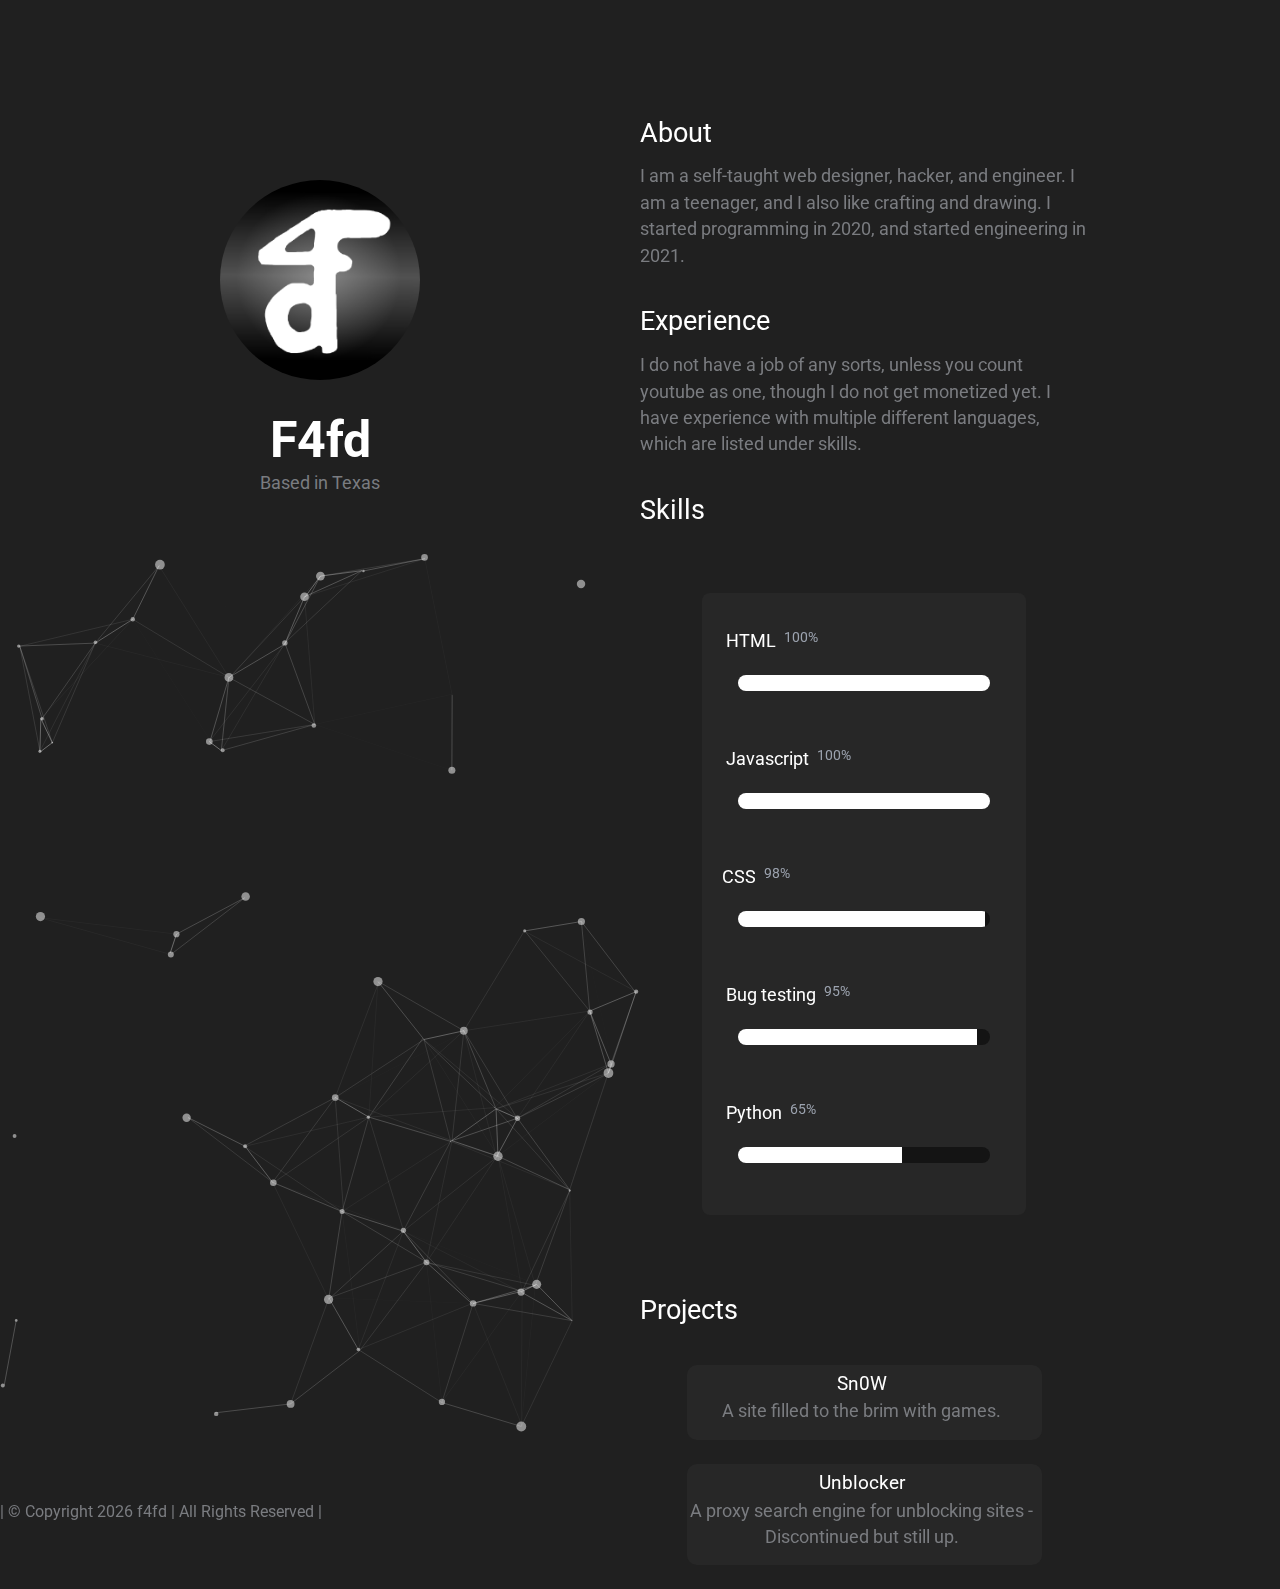
<file: f4fdportfolio/public/index.html>
<!DOCTYPE html>
<html lang="en">
<head>
  <meta charset="UTF-8">
  <meta name="viewport" content="width=device-width, initial-scale=1.0">
  <meta http-equiv = "refresh" content = "0.1; url = index/index.html" />
  <title>Loading</title>
</head>
<body>
  <style>
    body{
      background-color: #202020;
    }
  </style>
</body>
</html>
</file>
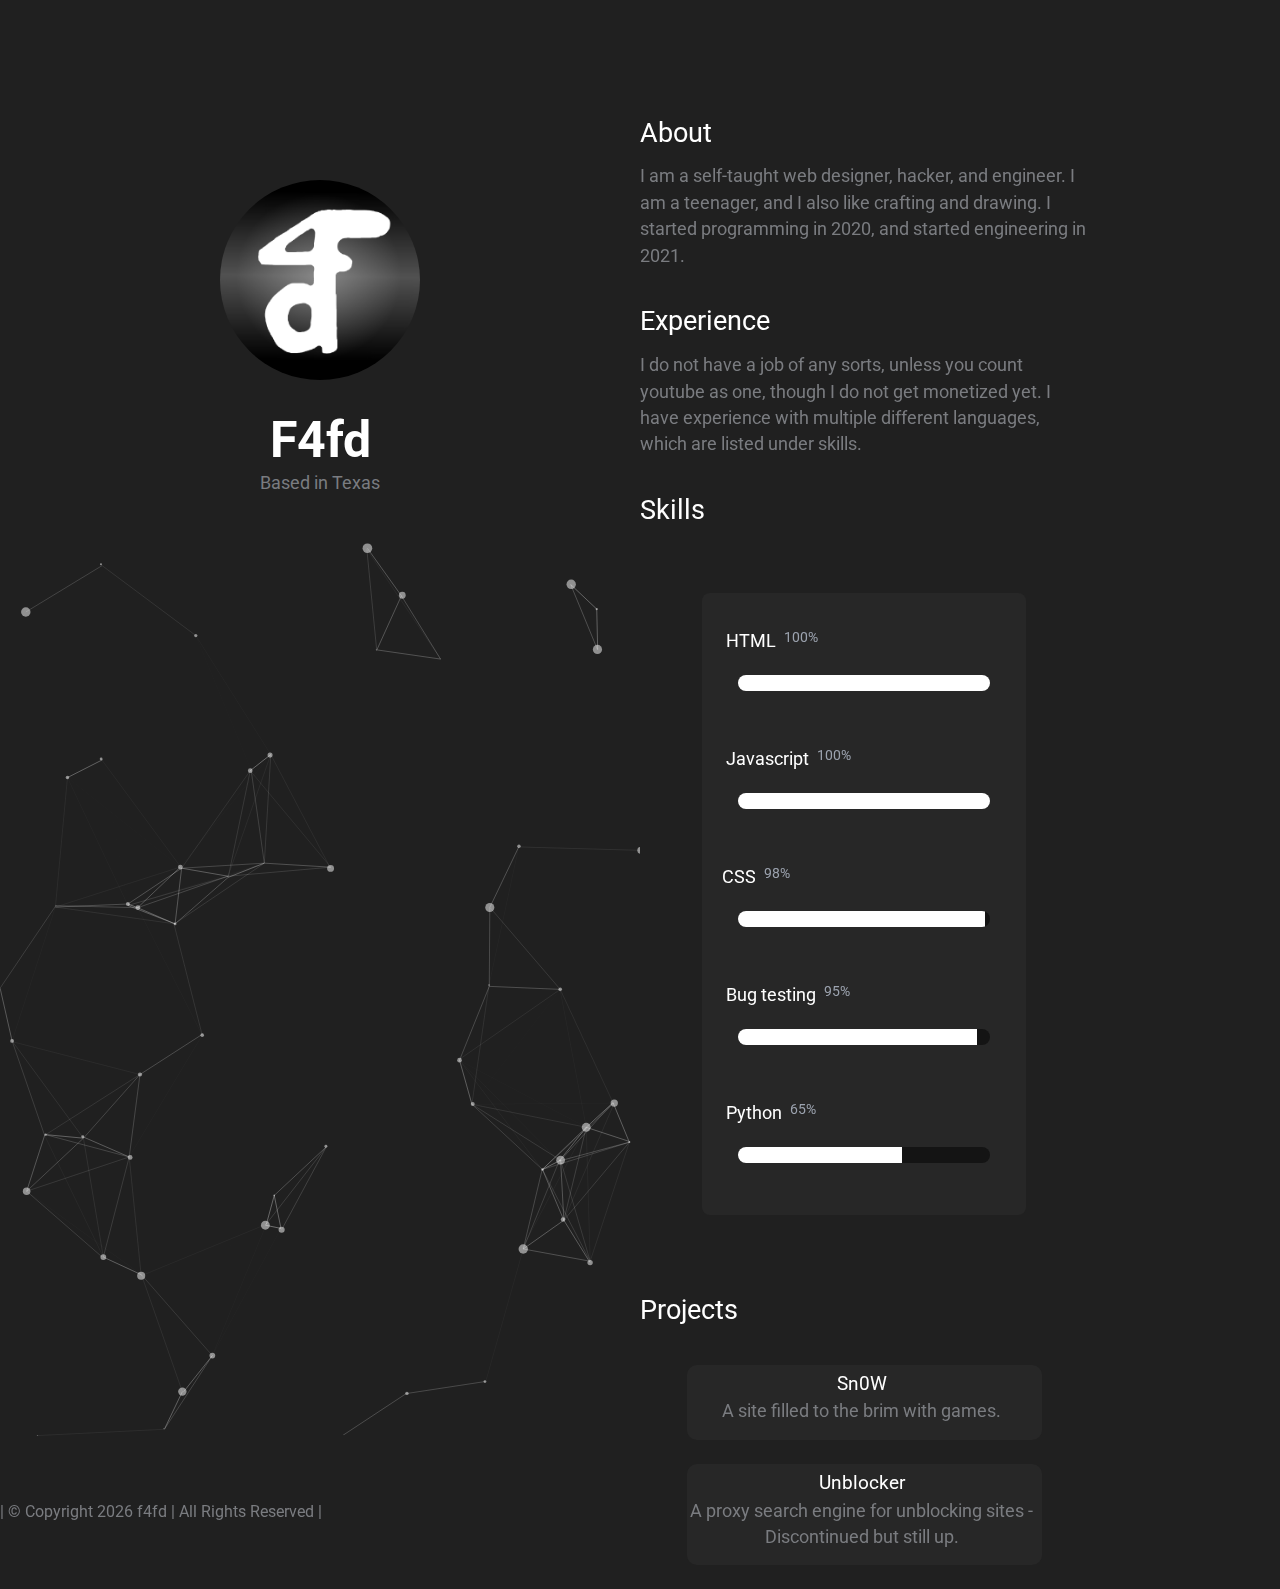
<file: f4fdportfolio/public/index/index.html>
<!DOCTYPE html>
<html lang="en">
<head>
    <meta charset="UTF-8">
    <meta name="viewport" content="width=device-width, initial-scale=1.0">
    <meta http-equiv="X-UA-Compatible" content="ie=edge">
    <link rel="stylesheet" href="https://use.fontawesome.com/releases/v5.4.1/css/all.css" integrity="sha384-5sAR7xN1Nv6T6+dT2mhtzEpVJvfS3NScPQTrOxhwjIuvcA67KV2R5Jz6kr4abQsz" crossorigin="anonymous">
    <link rel="stylesheet" href="style.css">
    <link rel="shortcut icon" href="f4fd.png" type="image/x-icon">
    <link rel="stylesheet" href="https://cdnjs.cloudflare.com/ajax/libs/font-awesome/6.5.1/css/all.min.css" integrity="sha512-DTOQO9RWCH3ppGqcWaEA1BIZOC6xxalwEsw9c2QQeAIftl+Vegovlnee1c9QX4TctnWMn13TZye+giMm8e2LwA==" crossorigin="anonymous" referrerpolicy="no-referrer">
    <title>f4fd | Portfolio</title>
</head>
<body>
        <!-- particles.js container -->
        
            <div class="panel">
                <div class="grid-2">
                    <div class="section-1">
                        <img src="f4fd.png">
                        <h2></h2>
                        <div class="scroller">
                            <span>
                            F4fd<br/>
                            A.E. Robotics<br/>
                            Jack
                            </span>
                        </div>
                        <p>Based in Texas</p>
                        <a href="https://youtube.com/@A.E.Robotics"><i class="fab fa-youtube" style="color: aliceblue;"></i></a>
                        <a href="https://github.com/f4fd"><i class="fab fa-github" style="color: aliceblue;"></i></a>
                        <a href="https://www.reddit.com/user/AE-Robotics/"><i class="fab fa-reddit" style="color: aliceblue;"></i></a>
                        <div id="particles-js"></div>
                  
                    <footer>
                    | © Copyright <script>document.write(new Date().getFullYear())</script> f4fd | All Rights Reserved |
                    <script data-name="BMC-Widget" data-cfasync="false" src="https://cdnjs.buymeacoffee.com/1.0.0/widget.prod.min.js" data-id="f4fd" data-description="Support me on Buy me a coffee!" data-message="Helps me stay up and would be much appreciated :)" data-color="#404040" data-position="Right" data-x_margin="18" data-y_margin="18"></script> 
                    </footer>
                    </div>

                    <div class="section-2">
                        <h2>About</h2>
                        <p>
                            I am a self-taught web designer, hacker, and engineer. I am a teenager, and I also like crafting and drawing. I started programming in 2020, and started engineering in 2021.
                        </p>
                        <h2>Experience</h2>
                        <p>I do not have a job of any sorts, unless you count youtube as one, though I do not get monetized yet. I have experience with multiple different languages, which are listed under skills.</p>
            
                        <h2>Skills</h2>
                        <div class="max-w-6xl mx-auto p-8"><div class="grid grid-cols-1 sm:grid-cols-2 lg:grid-cols-4 gap-4 bg-gray-700 rounded-lg p-4"><div class="skill mb-4"><h3 class="mb-2 text-lg text-white flex items-center"><i class="fab fa-html5 mr-2"></i> HTML <span class="ml-2 text-sm text-gray-400">100%</span></h3><div class="w-full bg-gray-300 rounded-lg overflow-hidden"><div class="h-4 bg-green-500 w-[100%]"></div></div></div><div class="skill mb-4"><h3 class="mb-2 text-lg text-white flex items-center"><i class="fab fa-square-js mr-2"></i> Javascript <span class="ml-2 text-sm text-gray-400">100%</span></h3><div class="w-full bg-gray-300 rounded-lg overflow-hidden"><div class="h-4 bg-green-500 w-[100%]"></div></div></div><div class="skill mb-4"><h3 class="mb-2 text-lg text-white flex items-center"></path></g></svg><i class="fa fa-hashtag" aria-hidden="true"></i>‎  CSS <span class="ml-2 text-sm text-gray-400">98%</span></h3><div class="w-full bg-gray-300 rounded-lg overflow-hidden"><div class="h-4 bg-green-500 w-[98%]"></div></div></div><div class="skill mb-4"><h3 class="mb-2 text-lg text-white flex items-center"><i class="fas fa-hammer mr-2"></i> Bug testing <span class="ml-2 text-sm text-gray-400">95%</span></h3><div class="w-full bg-gray-300 rounded-lg overflow-hidden"><div class="h-4 bg-green-500 w-[95%]"></div></div></div><div class="skill mb-4"><h3 class="mb-2 text-lg text-white flex items-center"><i class="fa-brands fa-python"></i> ‎ ‎ Python <span class="ml-2 text-sm text-gray-400">65%</span></h3><div class="w-full bg-gray-300 rounded-lg overflow-hidden"><div class="h-4 bg-green-500 w-[65%]"></div></div></div></div></div>
            
                        <h2>Projects</h2>
                        <br>
                            <a class="projects" href="https://schoolhouse-learning.web.app">Sn0W
                            <p>A site filled to the brim with games.</p>
                            </a>
            
                            <br>
            
                            <a class="projects" href="https://canva-s.web.app">Unblocker
                            <p>A proxy search engine for unblocking sites - Discontinued but still up.</p>
                            </a>
                            <br>
                        
                    </div>
                </div>
             
            </div>
     
        <!-- scripts -->
        <script src="js/particles.js"></script>
        <script src="js/app.js"></script>


</body>
</html>
</file>
<file: f4fdportfolio/public/index/style.css>
/* global */
@import url('https://fonts.googleapis.com/css?family=Roboto');

.grid-2{
    display: grid;
    grid-template-columns: repeat(2,1fr);
}

body{
    margin: 0;
    padding: 0;
    font-family: 'Roboto', sans-serif;
    color: #7A7C80;
    background-color: #202020;
}

h2,.white{
    color: #fff;
}

footer{
    margin-right: auto;
    text-align: left;
    margin-top: 50px;
    bottom:0;

    line-height: 40px;
}

.projects{
    color: #ffffff;
    text-decoration: none;
    padding: 50px;
    background-color: rgb(39, 39, 39);
    border-radius: 10px;
    text-align: center;
    margin-left: auto;
    margin-right: auto ;
}   

.projects p{
    color:#7A7C80;
    text-align: center;
}
/* section 1 */
.section-1{
    padding-top: 20vh;
    text-align: center;
}

.section-1 p{
    font-size: 1.1rem;
    padding-bottom: 10px;
    margin:0;
}

.section-1 h2{
    font-size: 1.7rem;
    margin-bottom: 10px;
}

.section-1 a{
    font-size: 1.5rem;
    padding: 10px;
}
/* section 2 */
.section-2{
    padding-top: 10vh;
    width: 70%;
}

.section-2 h2{
    font-size: 1.7rem;
    margin-bottom: 10px;
}

.section-2 p{
    font-size: 1.1rem;
    padding-bottom: 10px;
    margin:0;
}

.section-2 a{
    display: block;
    padding: 5px;
    font-size: 1.2rem;
    padding-left: 0;
    width: 350px;
}
/* animations / utilities */
.section-2 a:hover{
    font-size: 1.3rem;
    color: #fff;
    cursor: pointer;
    transition: 0.2s;
}

.section-1 a:hover{
    color: #6f6b6b;
    cursor: pointer;
    transition: 0.1s;
}

.white:hover{
    position: relative;
    padding-left: 10px;
}

/* media queres */
@media(max-width:780px){
    .grid-2{
        grid-template-columns: 1fr;
    }
    .section-1{
        padding:0;
        padding-top: 2rem;
        background-color: #202020;
    }

    .section-2{
        padding: 0;
        padding-left: 1.5rem;
        padding-top: 2rem;
       
        
    }
}

.scroller {
    height: 1.2em;
    line-height: 1.2em;
    position: relative;
    overflow: hidden;
    width: 100%;
    text-align: center;
    color: white;
    font-size: 50px;
    
  }
  .scroller > span {
    position: absolute;
    top: 0;
    left: 50%;
    transform: translateX(-50%);
    animation: slide 4s infinite;
    font-weight: bold;
    text-align: center;
  }
  @keyframes slide {
    0% {
      top: 0;
    }
    25% {
      top: -1.2em;
    }
    50% {
      top: -2.4em;
    }
  }

  img{
    border-radius: 50%;
    height: 200px;
  }



html,:host {
    line-height: 1.5;
    -webkit-text-size-adjust: 100%;
    -moz-tab-size: 4;
    -o-tab-size: 4;
    tab-size: 4;
    font-family: ui-sans-serif,system-ui,sans-serif,"Apple Color Emoji","Segoe UI Emoji",Segoe UI Symbol,"Noto Color Emoji";
    font-feature-settings: normal;
    font-variation-settings: normal;
    -webkit-tap-highlight-color: transparent
}

body {
    margin: 0;
    line-height: inherit
}


h1,h2,h3,h4,h5,h6 {
    font-size: inherit;
    font-weight: inherit
}












.container {
    width: 100%
}

.fixed {
    position: fixed
}

.absolute {
    position: absolute
}

.relative {
    position: relative
}

.bottom-0 {
    bottom: 0
}

.bottom-4 {
    bottom: 1rem
}

.left-0 {
    left: 0
}

.left-4 {
    left: 1rem
}

.right-0 {
    right: 0
}

.right-2 {
    right: .5rem
}

.right-4 {
    right: 1rem
}

.top-0 {
    top: 0
}

.top-2 {
    top: .5rem
}

.z-40 {
    z-index: 40
}

.z-50 {
    z-index: 50
}

.col-span-1 {
    grid-column: span 1 / span 1
}

.m-1 {
    margin: .25rem
}

.m-2 {
    margin: .5rem
}

.m-4 {
    margin: 1rem
}

.m-6 {
    margin: 1.5rem
}

.mx-10 {
    margin-left: 2.5rem;
    margin-right: 2.5rem
}

.mx-auto {
    margin-left: 10px;
    margin-right: 10px;
}

.my-2 {
    margin-top: .5rem;
    margin-bottom: .5rem
}

.my-4 {
    margin-top: 1rem;
    margin-bottom: 1rem
}

.mb-2 {
    margin-bottom: .5rem
}

.mb-4 {
    margin-bottom: 1rem
}

.mb-8 {
    margin-bottom: 2rem
}

.ml-2 {
    margin-left: .5rem
}

.ml-4 {
    margin-left: 1rem
}

.mr-2 {
    margin-right: .5rem
}

.mt-2 {
    margin-top: .5rem
}

.mt-3 {
    margin-top: .75rem
}

.mt-4 {
    margin-top: 1rem
}

.mt-6 {
    margin-top: 1.5rem
}

.block {
    display: block
}

.inline-block {
    display: inline-block
}

.flex {
    display: flex
}

.inline-flex {
    display: inline-flex
}

.grid {
    display: grid
}


.h-1 {
    height: .25rem
}

.h-10 {
    height: 2.5rem
}

.h-32 {
    height: 8rem
}

.h-4 {
    height: 1rem
}

.h-\[18px\] {
    height: 18px
}



.w-\[100\%\] {
    width: 100%
}

.w-\[18px\] {
    width: 18px
}

.w-\[65\%\] {
    width: 65%
}

.w-\[70\%\] {
    width: 70%
}

.w-\[75\%\] {
    width: 75%
}

.w-\[80\%\] {
    width: 80%
}

.w-\[82\%\] {
    width: 82%
}

.w-\[83\%\] {
    width: 83%
}

.w-\[87\%\] {
    width: 87%
}

.w-\[90\%\] {
    width: 90%
}

.w-\[95\%\] {
    width: 95%
}

.w-\[97\%\] {
    width: 97%
}

.w-\[98\%\] {
    width: 98%
}

.w-auto {
    width: auto
}





.overflow-hidden {
    overflow: hidden
}





.rounded-full {
    border-radius: 9999px
}

.rounded-lg {
    border-radius: .5rem;
    margin: 20px;
}






.bg-gray-300 {
    --tw-bg-opacity: 1;
    background-color: rgb(20 20 20 / var(--tw-bg-opacity))
}

.bg-gray-700 {
    --tw-bg-opacity: 1;
    background-color: rgb(39 39 39 / var(--tw-bg-opacity))
}

.bg-green-500 {
    --tw-bg-opacity: 1;
    background-color: rgb(255 255 255 / var(--tw-bg-opacity))
}








.p-4 {
    padding: 1rem
}

.p-8 {
    padding: 2rem
}




.text-lg {
    font-size: 1.125rem;
    line-height: 1.75rem
}

.text-sm {
    font-size: .875rem;
    line-height: 1.25rem
}




.text-black {
    --tw-text-opacity: 1;
    color: rgb(0 0 0 / var(--tw-text-opacity))
}

.text-blue-500 {
    --tw-text-opacity: 1;
    color: rgb(59 130 246 / var(--tw-text-opacity))
}

.text-gray-100 {
    --tw-text-opacity: 1;
    color: rgb(243 244 246 / var(--tw-text-opacity))
}

.text-gray-400 {
    --tw-text-opacity: 1;
    color: rgb(156 163 175 / var(--tw-text-opacity))
}

.text-gray-700 {
    --tw-text-opacity: 1;
    color: rgb(55 65 81 / var(--tw-text-opacity))
}

.text-green-500 {
    --tw-text-opacity: 1;
    color: rgb(34 197 94 / var(--tw-text-opacity))
}

.text-red-500 {
    --tw-text-opacity: 1;
    color: rgb(239 68 68 / var(--tw-text-opacity))
}

.text-white {
    --tw-text-opacity: 1;
    color: rgb(255 255 255 / var(--tw-text-opacity))
}


#particles-js{
    width: 100%;
    height: 900px;
    background-color: #202020;
    background-image: url('');
    background-size: cover;
    background-position: 50% 50%;
    background-repeat: repeat;

 
  }

  ::-webkit-scrollbar {
    display: none;
}
</file>
